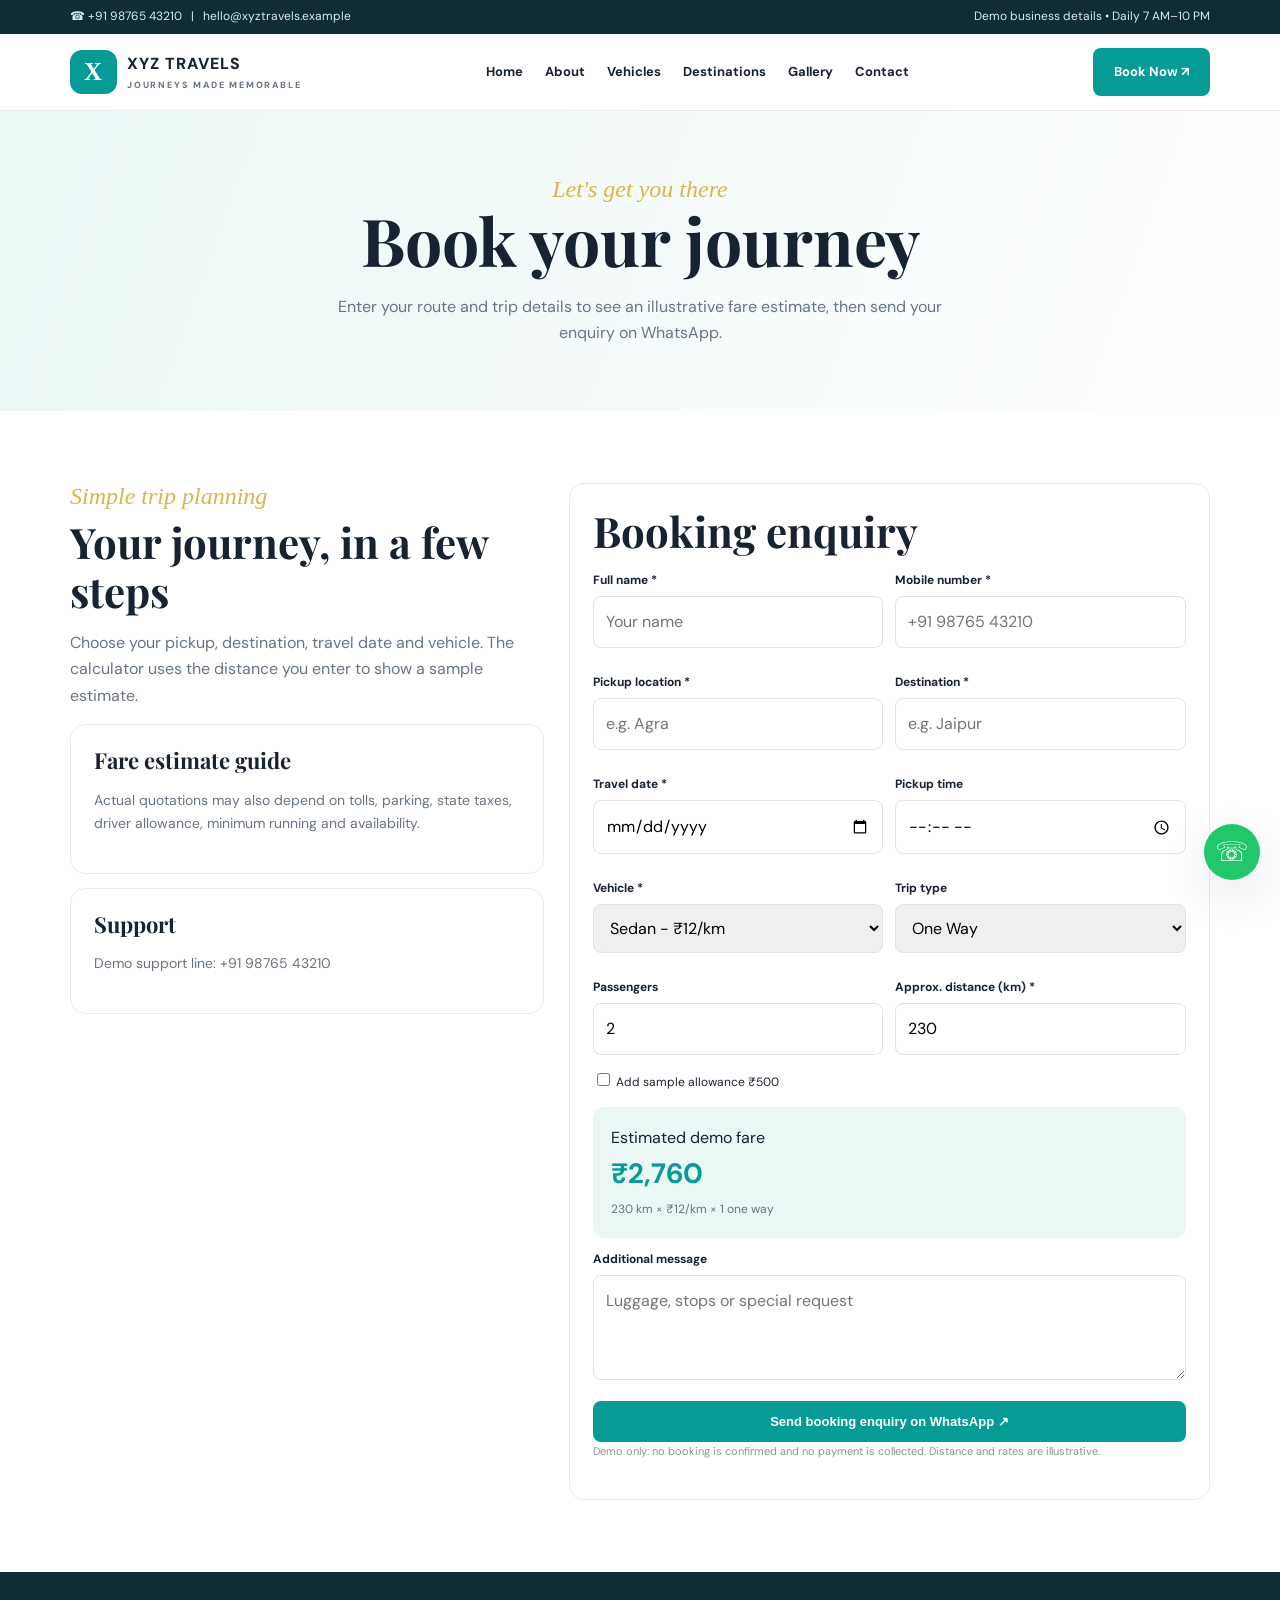
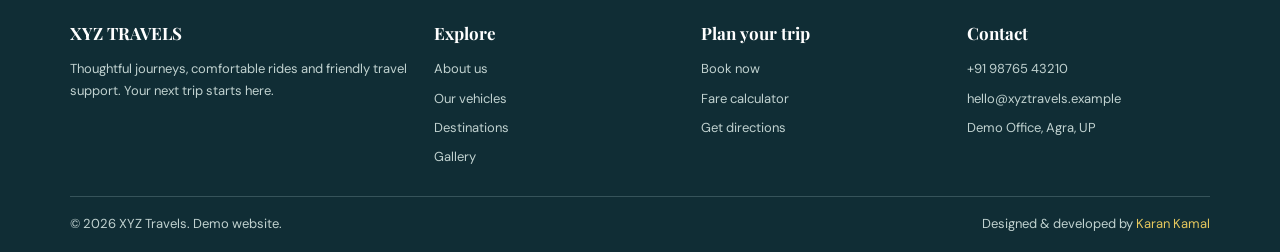
<file: booking.html>
<!doctype html><html lang="en"><head><meta charset="utf-8"><meta name="viewport" content="width=device-width,initial-scale=1"><meta name="description" content="XYZ Travels demo travel and transport website"><title>Booking & Fare Calculator | XYZ Travels</title><link rel="stylesheet" href="css/style.css"></head><body><div class="top"><div class="container">☎ +91 98765 43210 &nbsp; | &nbsp; hello@xyztravels.example <span style="float:right">Demo business details • Daily 7 AM–10 PM</span></div></div>
<header class="nav"><div class="container navin"><a class="brand" href="index.html"><span class="mark">X</span><span>XYZ TRAVELS<small>JOURNEYS MADE MEMORABLE</small></span></a><button class="menu">☰</button><nav class="links"><a href="index.html">Home</a><a href="about.html">About</a><a href="vehicles.html">Vehicles</a><a href="destinations.html">Destinations</a><a href="gallery.html">Gallery</a><a href="contact.html">Contact</a></nav><a class="btn primary navcta" href="booking.html">Book Now ↗</a></div></header>
<main><section class="pagehero"><div class="container"><p class="eyebrow">Let's get you there</p><h1>Book your journey</h1><p>Enter your route and trip details to see an illustrative fare estimate, then send your enquiry on WhatsApp.</p></div></section><section class="section"><div class="container contact"><div><p class="eyebrow">Simple trip planning</p><h2>Your journey, in a few steps</h2><p>Choose your pickup, destination, travel date and vehicle. The calculator uses the distance you enter to show a sample estimate.</p><div class="feature"><h3>Fare estimate guide</h3><p>Actual quotations may also depend on tolls, parking, state taxes, driver allowance, minimum running and availability.</p></div><div class="feature" style="margin-top:14px"><h3>Support</h3><p>Demo support line: +91 98765 43210</p></div></div><div class="panel"><h2>Booking enquiry</h2><form id="bookingForm"><div class="formgrid"><div class="field"><label>Full name *</label><input name="name" required placeholder="Your name"></div><div class="field"><label>Mobile number *</label><input name="phone" required placeholder="+91 98765 43210"></div><div class="field"><label>Pickup location *</label><input id="from" name="from" required placeholder="e.g. Agra"></div><div class="field"><label>Destination *</label><input id="to" name="to" required placeholder="e.g. Jaipur"></div><div class="field"><label>Travel date *</label><input type="date" name="date" required></div><div class="field"><label>Pickup time</label><input type="time" name="time"></div><div class="field"><label>Vehicle *</label><select id="vehicle" name="vehicle"><option data-rate="12">Sedan - ₹12/km</option><option data-rate="16">SUV - ₹16/km</option><option data-rate="19">Innova / MPV - ₹19/km</option><option data-rate="24">Tempo Traveller - ₹24/km</option><option data-rate="30">Mini Bus - ₹30/km</option><option data-rate="35">Luxury Bus - ₹35/km</option></select></div><div class="field"><label>Trip type</label><select id="trip" name="trip"><option>One Way</option><option>Round Trip</option></select></div><div class="field"><label>Passengers</label><input type="number" min="1" max="60" name="passengers" value="2"></div><div class="field"><label>Approx. distance (km) *</label><input type="number" min="1" id="distance" name="distance" value="230" required></div></div><label style="font-size:12px"><input type="checkbox" id="allowance"> Add sample allowance ₹500</label><div class="fare"><span>Estimated demo fare</span><br><strong id="total">₹2,760</strong><p id="breakdown" style="font-size:12px;margin:3px 0 0">Estimate breakdown</p></div><div class="field"><label>Additional message</label><textarea name="message" rows="3" placeholder="Luggage, stops or special request"></textarea></div><button class="btn primary" style="width:100%" type="submit">Send booking enquiry on WhatsApp ↗</button><p class="notice">Demo only: no booking is confirmed and no payment is collected. Distance and rates are illustrative.</p></form></div></div></section></main><footer class="footer"><div class="container"><div class="footgrid"><div><h3>XYZ TRAVELS</h3><p>Thoughtful journeys, comfortable rides and friendly travel support. Your next trip starts here.</p></div><div><h3>Explore</h3><div class="footlinks"><a href="about.html">About us</a><a href="vehicles.html">Our vehicles</a><a href="destinations.html">Destinations</a><a href="gallery.html">Gallery</a></div></div><div><h3>Plan your trip</h3><div class="footlinks"><a href="booking.html">Book now</a><a href="booking.html">Fare calculator</a><a href="contact.html">Get directions</a></div></div><div><h3>Contact</h3><div class="footlinks"><a href="tel:+919876543210">+91 98765 43210</a><a href="mailto:hello@xyztravels.example">hello@xyztravels.example</a><span>Demo Office, Agra, UP</span></div></div></div><div class="copy"><span>© 2026 XYZ Travels. Demo website.</span><span>Designed & developed by <a style="color:#e5c75d" href="https://unbound-karan.ai.studio/">Karan Kamal</a></span></div></div></footer><a class="whatsapp" href="https://wa.me/919876543210?text=Hello%20XYZ%20Travels" target="_blank">☏</a><script src="js/main.js"></script></body></html>
</file>
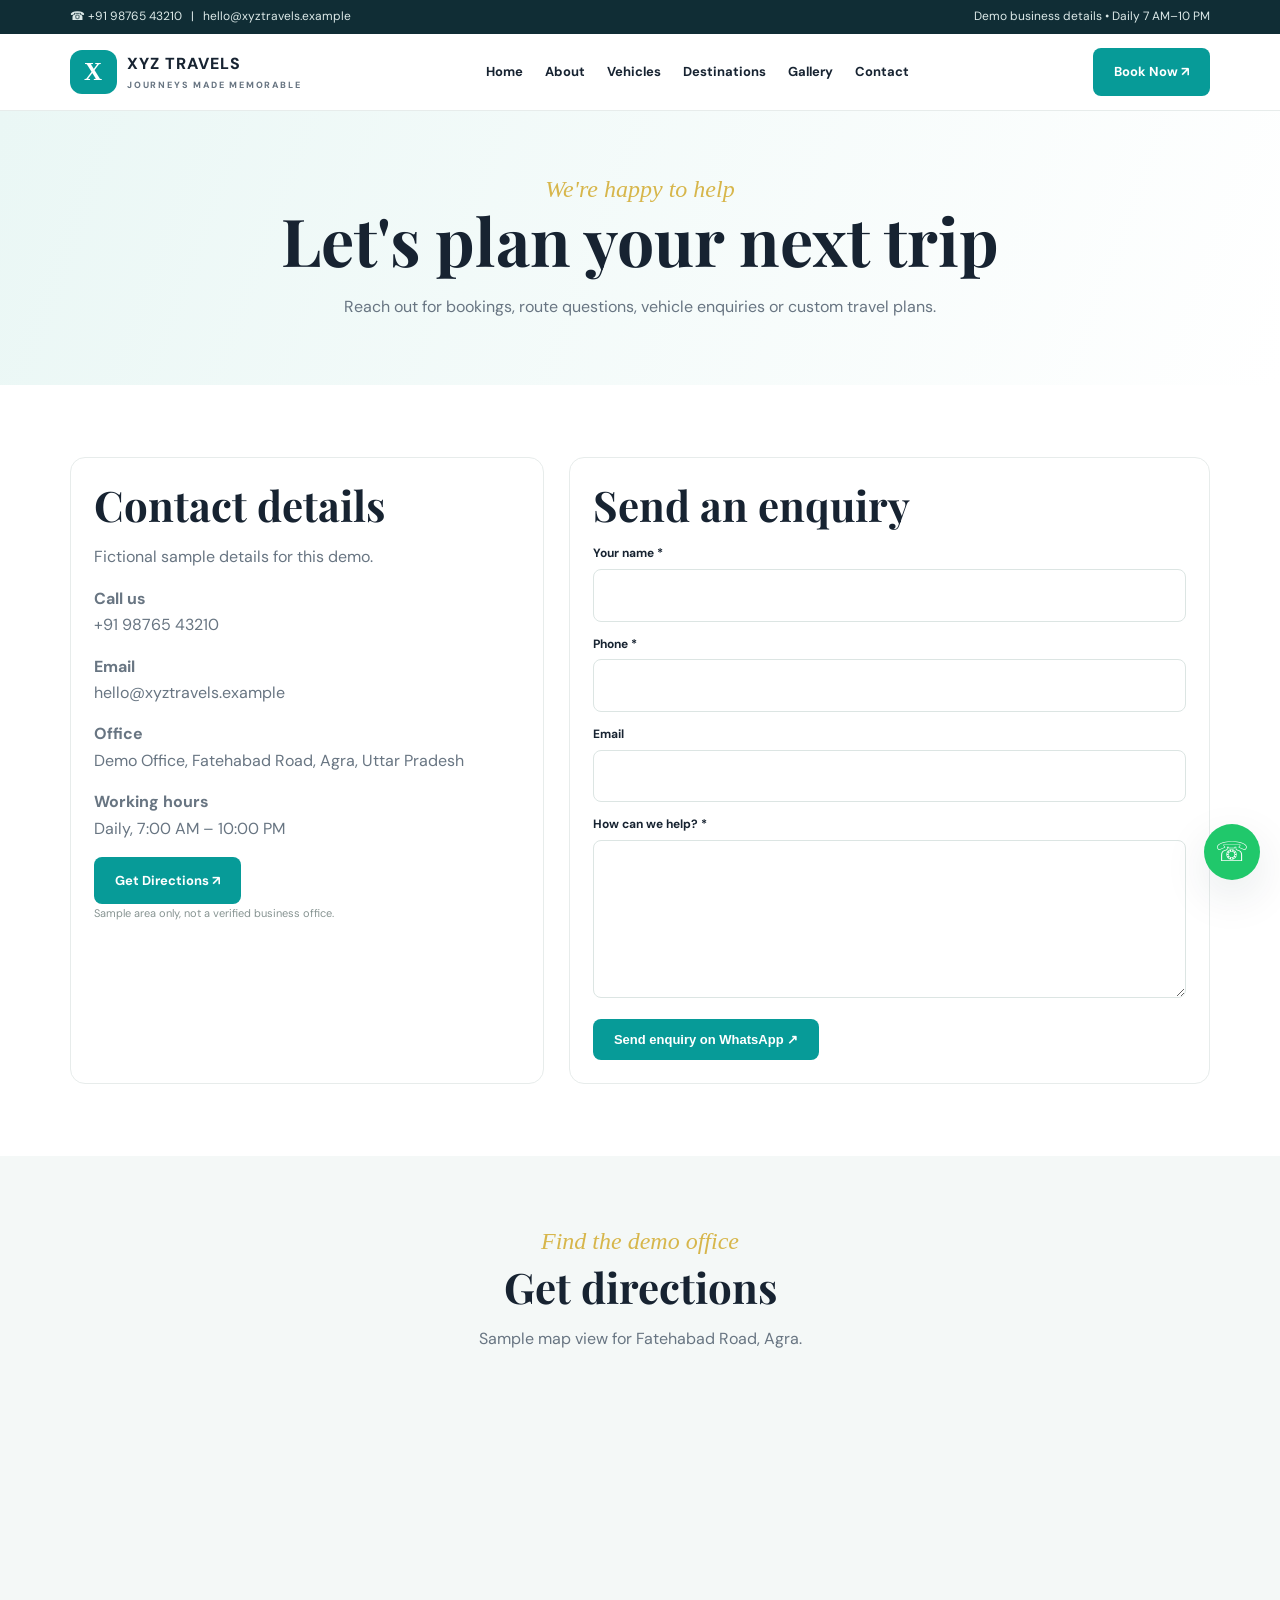
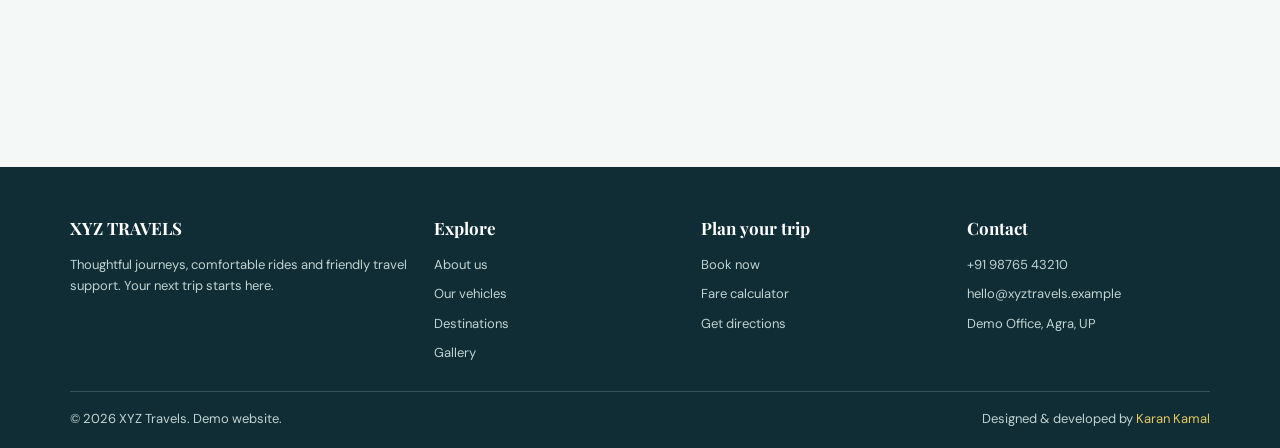
<file: contact.html>
<!doctype html><html lang="en"><head><meta charset="utf-8"><meta name="viewport" content="width=device-width,initial-scale=1"><meta name="description" content="XYZ Travels demo travel and transport website"><title>Contact Us | XYZ Travels</title><link rel="stylesheet" href="css/style.css"></head><body><div class="top"><div class="container">☎ +91 98765 43210 &nbsp; | &nbsp; hello@xyztravels.example <span style="float:right">Demo business details • Daily 7 AM–10 PM</span></div></div>
<header class="nav"><div class="container navin"><a class="brand" href="index.html"><span class="mark">X</span><span>XYZ TRAVELS<small>JOURNEYS MADE MEMORABLE</small></span></a><button class="menu">☰</button><nav class="links"><a href="index.html">Home</a><a href="about.html">About</a><a href="vehicles.html">Vehicles</a><a href="destinations.html">Destinations</a><a href="gallery.html">Gallery</a><a href="contact.html">Contact</a></nav><a class="btn primary navcta" href="booking.html">Book Now ↗</a></div></header>
<main><section class="pagehero"><div class="container"><p class="eyebrow">We're happy to help</p><h1>Let's plan your next trip</h1><p>Reach out for bookings, route questions, vehicle enquiries or custom travel plans.</p></div></section><section class="section"><div class="container contact"><div class="panel"><h2>Contact details</h2><p>Fictional sample details for this demo.</p><p><b>Call us</b><br><a href="tel:+919876543210">+91 98765 43210</a></p><p><b>Email</b><br>hello@xyztravels.example</p><p><b>Office</b><br>Demo Office, Fatehabad Road, Agra, Uttar Pradesh</p><p><b>Working hours</b><br>Daily, 7:00 AM – 10:00 PM</p><a class="btn primary" href="https://www.google.com/maps/dir/?api=1&destination=Fatehabad+Road%2C+Agra%2C+Uttar+Pradesh" target="_blank">Get Directions ↗</a><p class="notice">Sample area only, not a verified business office.</p></div><div class="panel"><h2>Send an enquiry</h2><form id="contactForm"><div class="field"><label>Your name *</label><input name="name" required></div><div class="field"><label>Phone *</label><input name="phone" required></div><div class="field"><label>Email</label><input name="email" type="email"></div><div class="field"><label>How can we help? *</label><textarea name="message" rows="5" required></textarea></div><button class="btn primary" type="submit">Send enquiry on WhatsApp ↗</button></form></div></div></section><section class="section soft"><div class="container"><div class="head"><p class="eyebrow">Find the demo office</p><h2>Get directions</h2><p>Sample map view for Fatehabad Road, Agra.</p></div><iframe class="map" loading="lazy" title="Map showing Fatehabad Road Agra" src="https://maps.google.com/maps?q=Fatehabad%20Road%2C%20Agra%2C%20Uttar%20Pradesh&z=13&output=embed"></iframe></div></section></main><footer class="footer"><div class="container"><div class="footgrid"><div><h3>XYZ TRAVELS</h3><p>Thoughtful journeys, comfortable rides and friendly travel support. Your next trip starts here.</p></div><div><h3>Explore</h3><div class="footlinks"><a href="about.html">About us</a><a href="vehicles.html">Our vehicles</a><a href="destinations.html">Destinations</a><a href="gallery.html">Gallery</a></div></div><div><h3>Plan your trip</h3><div class="footlinks"><a href="booking.html">Book now</a><a href="booking.html">Fare calculator</a><a href="contact.html">Get directions</a></div></div><div><h3>Contact</h3><div class="footlinks"><a href="tel:+919876543210">+91 98765 43210</a><a href="mailto:hello@xyztravels.example">hello@xyztravels.example</a><span>Demo Office, Agra, UP</span></div></div></div><div class="copy"><span>© 2026 XYZ Travels. Demo website.</span><span>Designed & developed by <a style="color:#e5c75d" href="https://unbound-karan.ai.studio/">Karan Kamal</a></span></div></div></footer><a class="whatsapp" href="https://wa.me/919876543210?text=Hello%20XYZ%20Travels" target="_blank">☏</a><script src="js/main.js"></script></body></html>
</file>
<file: css/style.css>
@import url('https://fonts.googleapis.com/css2?family=DM+Sans:wght@400;500;600;700&family=Playfair+Display:wght@600;700;800&display=swap');
:root{--teal:#079b98;--dark:#102d35;--gold:#d7b64b;--ink:#172331;--muted:#687582;--soft:#f4f8f7;--line:#e7eceb;--shadow:0 16px 45px #122d361a}
*{box-sizing:border-box}html{scroll-behavior:smooth}body{margin:0;font-family:'DM Sans',sans-serif;color:var(--ink);line-height:1.65}a{text-decoration:none;color:inherit}img{display:block;max-width:100%;object-fit:cover}.container{width:min(1140px,92%);margin:auto}.top{background:var(--dark);color:#dce9e8;font-size:12px;padding:7px}.nav{position:sticky;top:0;z-index:10;background:#ffffffed;border-bottom:1px solid var(--line);backdrop-filter:blur(10px)}.navin{height:76px;display:flex;align-items:center;justify-content:space-between;gap:20px}.brand{font-weight:800;letter-spacing:.06em;display:flex;align-items:center;gap:10px}.mark{background:var(--teal);color:white;border-radius:12px;padding:8px 14px;font: bold 25px Georgia}.brand small{display:block;font-size:9px;color:var(--muted);letter-spacing:.2em}.links{display:flex;gap:22px;font-size:13px;font-weight:700}.links a:hover{color:var(--teal)}.menu{display:none;background:none;border:0;font-size:26px}.btn{display:inline-block;padding:12px 20px;border-radius:8px;font-weight:700;font-size:13px;border:1px solid transparent;cursor:pointer}.primary{background:var(--teal);color:white}.outline{border-color:#bbc9c7}.section{padding:72px 0}.soft{background:var(--soft)}.eyebrow{color:var(--gold);font:italic 24px Georgia;margin:0 0 8px}h1,h2,h3{font-family:'Playfair Display',serif;line-height:1.15;margin:0 0 15px}h1{font-size:clamp(40px,6vw,66px)}h2{font-size:clamp(30px,4vw,42px)}h3{font-size:22px}p{color:var(--muted);margin:0 0 15px}.hero{padding:58px 0;background:linear-gradient(110deg,#f3faf8,#fff)}.heroGrid,.split{display:grid;grid-template-columns:1fr 1fr;gap:42px;align-items:center}.hero img{height:450px;width:100%;border-radius:22px 22px 80px 22px;box-shadow:var(--shadow)}.actions{display:flex;gap:12px;flex-wrap:wrap;margin:25px 0}.stats,.grid{display:grid;grid-template-columns:repeat(3,1fr);gap:20px;margin-top:25px}.stat,.card,.feature,.panel,.quote{border:1px solid var(--line);border-radius:15px;background:white;overflow:hidden}.stat{padding:15px}.stat b{display:block;color:var(--teal);font-size:23px}.stat span,.muted{color:var(--muted);font-size:12px}.card img{width:100%;height:210px}.cardbody{padding:19px}.cardbody p{font-size:14px}.price{color:var(--teal);font-weight:800;font-size:20px}.feature,.quote,.panel{padding:23px}.feature p{font-size:14px}.split img{width:100%;height:370px;border-radius:18px}.head{text-align:center;max-width:650px;margin:0 auto 34px}.pagehero{padding:65px 0;background:linear-gradient(110deg,#eaf7f5,#fff);text-align:center}.pagehero p{max-width:650px;margin:auto}.banner{padding:48px;border-radius:20px;background:linear-gradient(90deg,#102d35e8,#102d3544),url('https://images.unsplash.com/photo-1464822759023-fed622ff2c3b?auto=format&fit=crop&w=1500&q=85') center/cover;color:white}.banner p{color:#e1eeec}.gallery{display:grid;grid-template-columns:repeat(4,1fr);gap:12px}.gallery img{width:100%;height:190px;border-radius:12px;cursor:pointer}.formgrid{display:grid;grid-template-columns:1fr 1fr;gap:12px}.field{margin-bottom:13px}.field label{display:block;font-weight:700;font-size:12px;margin-bottom:5px}.field input,.field select,.field textarea{width:100%;padding:12px;border:1px solid #dce5e3;border-radius:8px;font:inherit}.fare{background:#eaf7f5;padding:18px;border-radius:12px;margin:12px 0}.fare strong{font-size:28px;color:var(--teal)}.contact{display:grid;grid-template-columns:.85fr 1.15fr;gap:25px}.map{width:100%;height:300px;border:0;border-radius:15px}.footer{background:var(--dark);color:white;padding:52px 0 18px}.footgrid{display:grid;grid-template-columns:1.4fr 1fr 1fr 1fr;gap:24px}.footer p,.footer a,.footer span{color:#c1d2d0;font-size:13px}.footer h3{font-size:17px}.footlinks{display:grid;gap:8px}.copy{border-top:1px solid #36535a;margin-top:28px;padding-top:16px;font-size:11px;color:#b8c9c7;display:flex;justify-content:space-between;gap:12px;flex-wrap:wrap}.whatsapp{position:fixed;right:20px;bottom:20px;z-index:20;border-radius:50%;background:#20c86b;color:white;width:56px;height:56px;display:grid;place-items:center;font-size:27px;box-shadow:var(--shadow)}.notice{font-size:11px;color:#879492}.checks{display:grid;grid-template-columns:1fr 1fr;gap:10px;margin:20px 0}.checks span:before{content:'✓ ';color:var(--teal);font-weight:bold}.stars{color:#d6ae39}.person{display:flex;gap:10px;align-items:center}.person img{width:45px;height:45px;border-radius:50%}
@media(max-width:850px){.links{display:none;position:absolute;top:76px;left:0;right:0;background:white;padding:20px 5%;flex-direction:column}.links.show{display:flex}.menu{display:block}.navcta{display:none}.heroGrid,.split,.contact{grid-template-columns:1fr}.hero img{height:330px}.footgrid{grid-template-columns:1fr 1fr}}
@media(max-width:560px){.section{padding:55px 0}.grid{grid-template-columns:1fr}.stats{grid-template-columns:1fr 1fr}.gallery{grid-template-columns:1fr 1fr}.gallery img{height:145px}.formgrid{grid-template-columns:1fr}.banner{padding:28px}.footgrid{grid-template-columns:1fr 1fr}.hero{padding:38px 0}}
</file>
